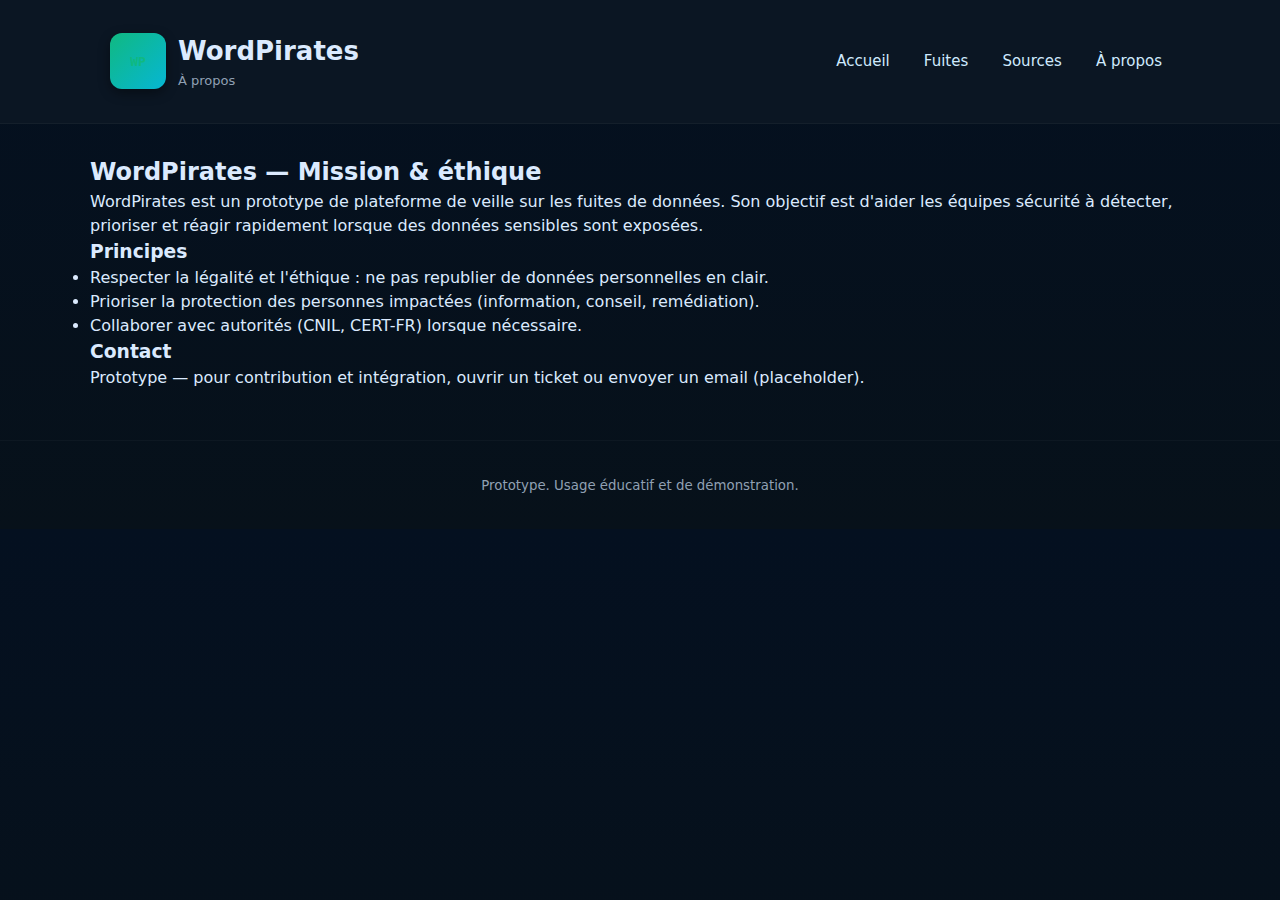
<file: about.html>
<!doctype html>
<html lang="fr">
<head>
  <meta charset="utf-8" />
  <meta name="viewport" content="width=device-width,initial-scale=1" />
  <title>WordPirates — À propos</title>
  <link rel="stylesheet" href="assets/style.css">
</head>
<body class="wp-bg">
  <header class="wp-header small">
    <div class="container">
      <div class="brand"><div class="logo">WP</div><div><h1>WordPirates</h1><p class="muted">À propos</p></div></div>
      <nav class="nav">
        <a href="index.html">Accueil</a>
        <a href="fuites.html">Fuites</a>
        <a href="sources.html">Sources</a>
        <a href="about.html">À propos</a>
      </nav>
    </div>
  </header>

  <main class="container main">
    <h2>WordPirates — Mission & éthique</h2>
    <p>WordPirates est un prototype de plateforme de veille sur les fuites de données. Son objectif est d'aider les équipes sécurité à détecter, prioriser et réagir rapidement lorsque des données sensibles sont exposées.</p>

    <h3>Principes</h3>
    <ul>
      <li>Respecter la légalité et l'éthique : ne pas republier de données personnelles en clair.</li>
      <li>Prioriser la protection des personnes impactées (information, conseil, remédiation).</li>
      <li>Collaborer avec autorités (CNIL, CERT-FR) lorsque nécessaire.</li>
    </ul>

    <h3>Contact</h3>
    <p>Prototype — pour contribution et intégration, ouvrir un ticket ou envoyer un email (placeholder).</p>
  </main>

  <footer class="wp-footer"><div class="container"><small class="muted">Prototype. Usage éducatif et de démonstration.</small></div></footer>
  <script src="assets/script.js"></script>
</body>
</html>
</file>
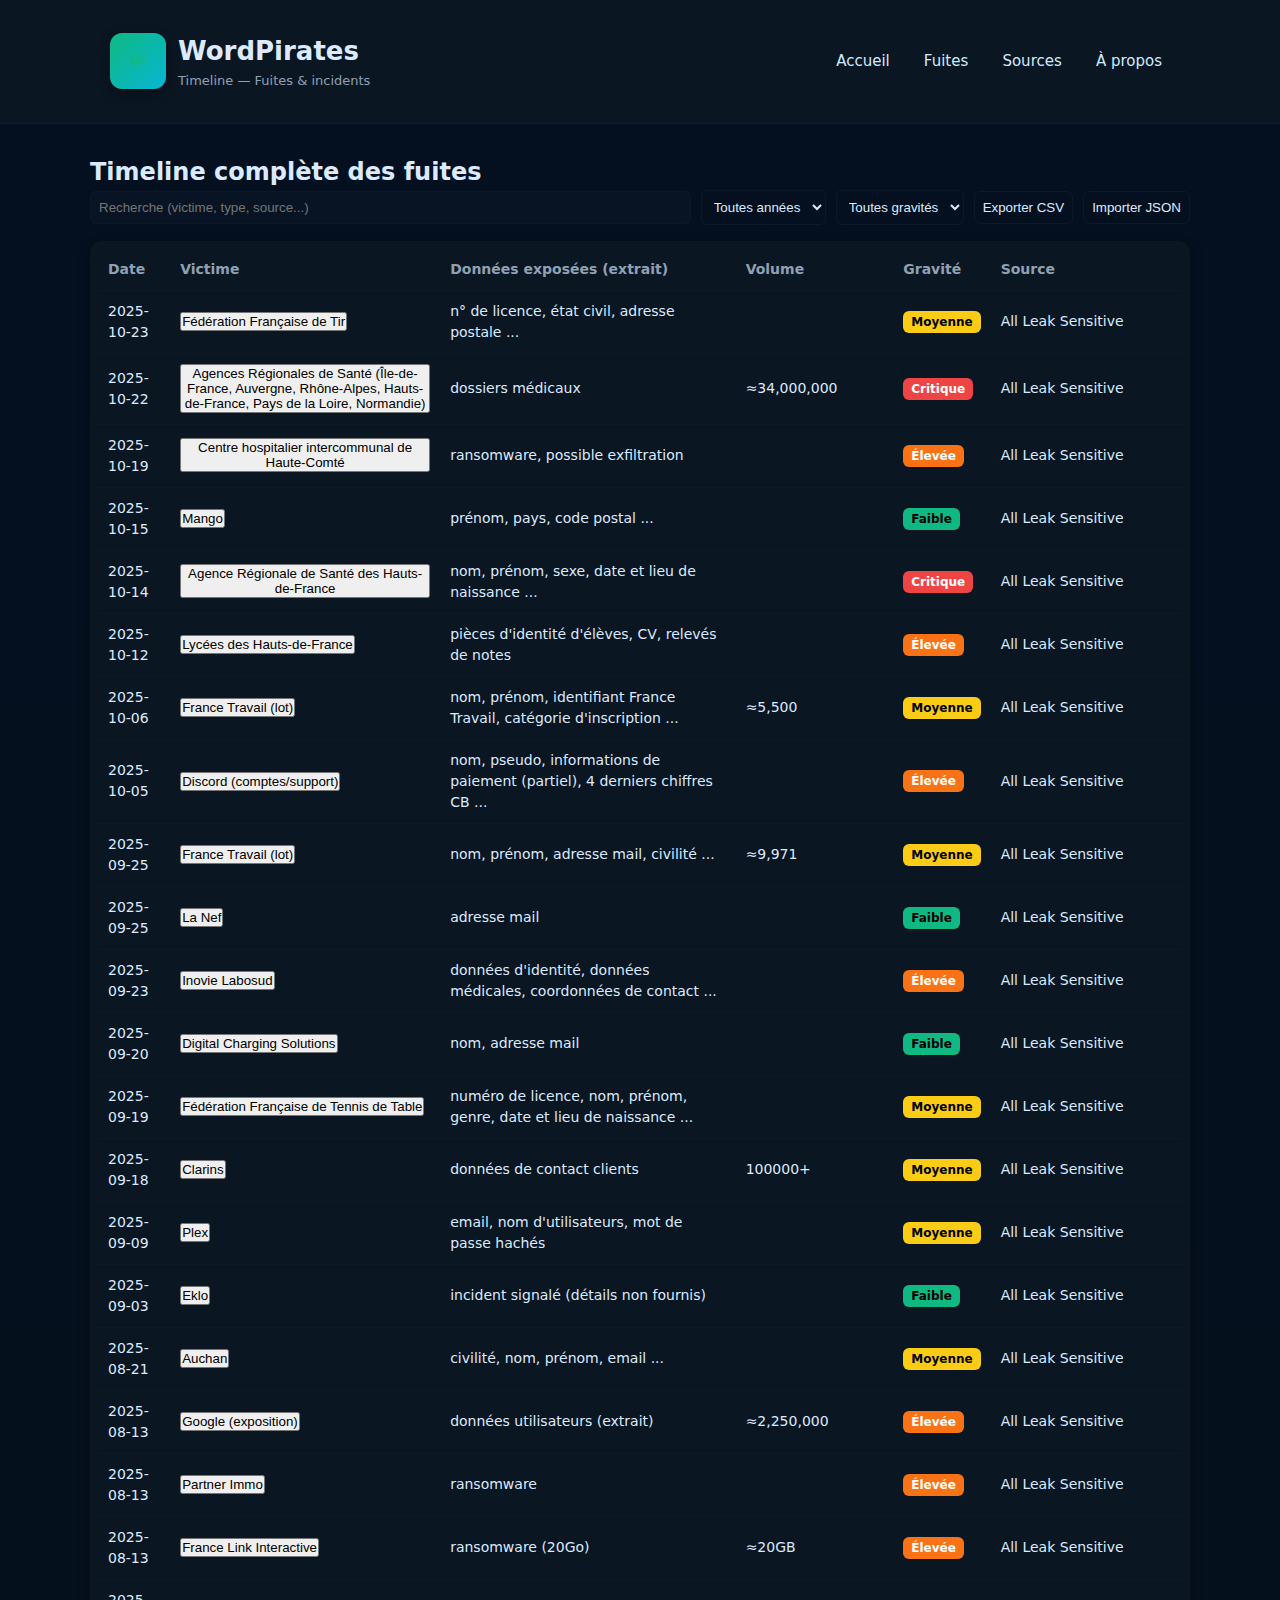
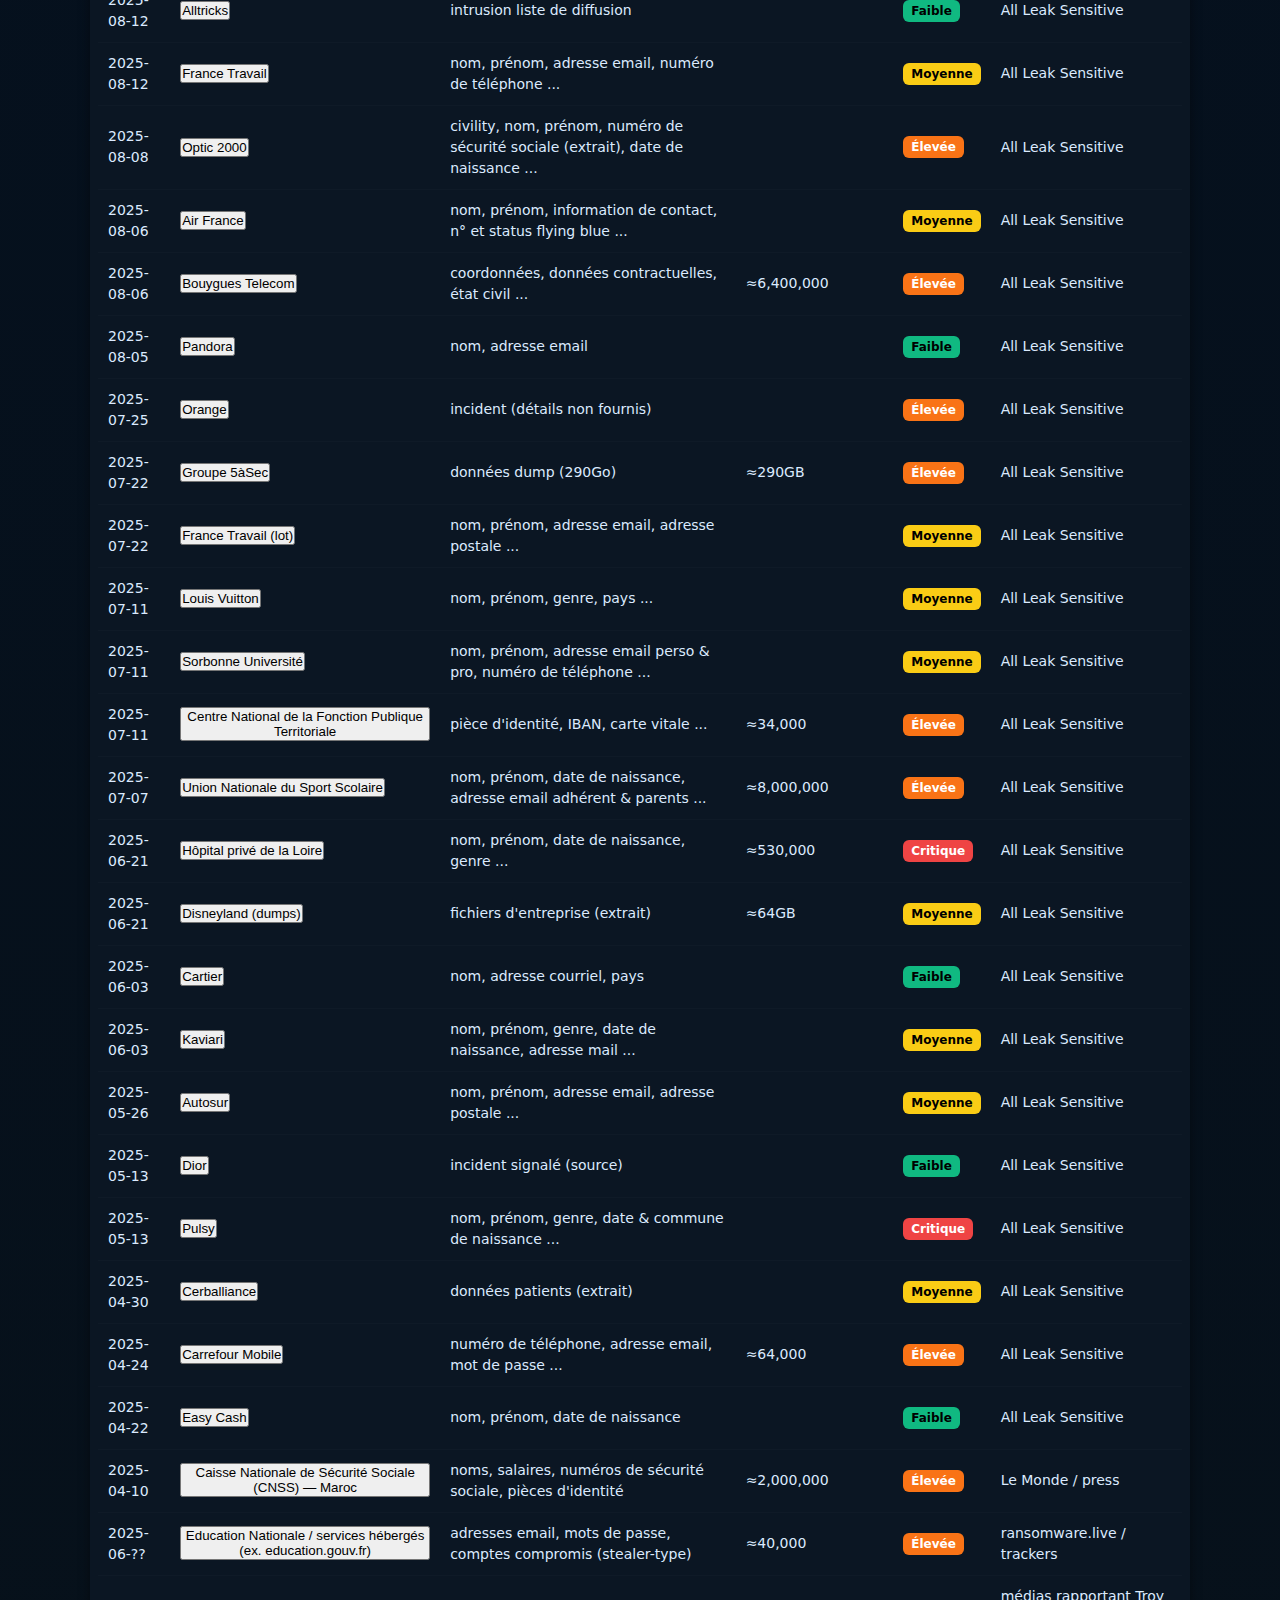
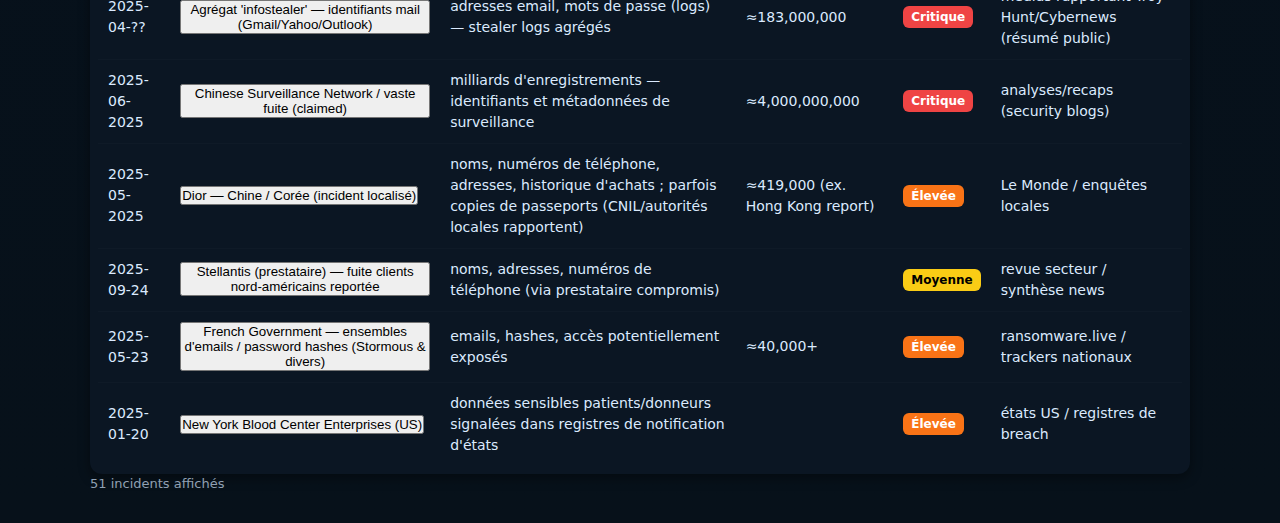
<file: fuites.html>
<!doctype html>
<html lang="fr">
<head>
  <meta charset="utf-8" />
  <meta name="viewport" content="width=device-width,initial-scale=1" />
  <title>WordPirates — Timeline des fuites</title>
  <link rel="stylesheet" href="assets/style.css">
</head>
<body class="wp-bg">
  <header class="wp-header small">
    <div class="container">
      <div class="brand"><div class="logo">WP</div><div><h1>WordPirates</h1><p class="muted">Timeline — Fuites & incidents</p></div></div>
      <nav class="nav">
        <a href="index.html">Accueil</a>
        <a href="fuites.html">Fuites</a>
        <a href="sources.html">Sources</a>
        <a href="about.html">À propos</a>
      </nav>
    </div>
  </header>

  <main class="container main">
    <h2>Timeline complète des fuites</h2>
    <div class="toolbar">
      <input id="q" placeholder="Recherche (victime, type, source...)" />
      <select id="filter-year"><option value="all">Toutes années</option><option>2025</option><option>2024</option><option>2023</option></select>
      <select id="filter-sev"><option value="all">Toutes gravités</option><option value="critical">Critique</option><option value="high">Élevée</option><option value="medium">Moyenne</option><option value="low">Faible</option></select>
      <button id="export">Exporter CSV</button>
      <button id="import">Importer JSON</button>
    </div>

    <div class="table-wrap">
      <table id="leaks-table">
        <thead>
          <tr><th>Date</th><th>Victime</th><th>Données exposées (extrait)</th><th>Volume</th><th>Gravité</th><th>Source</th></tr>
        </thead>
        <tbody></tbody>
      </table>
    </div>
    <div class="muted small" id="count-line"></div>
  </main>

  <div id="modal" class="modal"><div class="modal-inner"><button id="close">✕</button><div id="modal-body"></div></div></div>
  <script src="assets/script.js"></script>
</body>
</html>
</file>
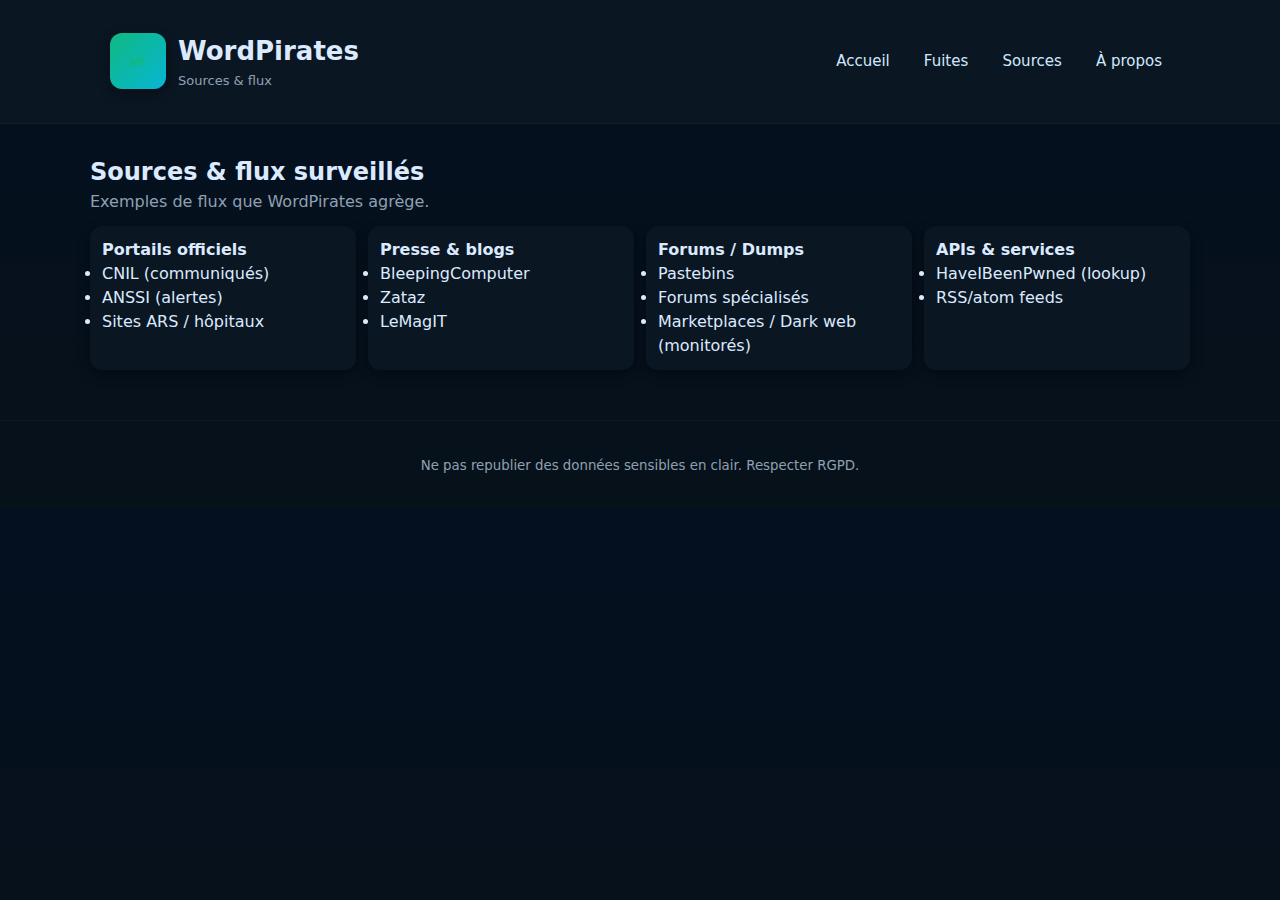
<file: sources.html>
<!doctype html>
<html lang="fr">
<head>
  <meta charset="utf-8" />
  <meta name="viewport" content="width=device-width,initial-scale=1" />
  <title>WordPirates — Sources surveillées</title>
  <link rel="stylesheet" href="assets/style.css">
</head>
<body class="wp-bg">
  <header class="wp-header small">
    <div class="container">
      <div class="brand"><div class="logo">WP</div><div><h1>WordPirates</h1><p class="muted">Sources & flux</p></div></div>
      <nav class="nav">
        <a href="index.html">Accueil</a>
        <a href="fuites.html">Fuites</a>
        <a href="sources.html">Sources</a>
        <a href="about.html">À propos</a>
      </nav>
    </div>
  </header>

  <main class="container main">
    <h2>Sources & flux surveillés</h2>
    <p class="muted">Exemples de flux que WordPirates agrège.</p>

    <div class="sources-grid">
      <div class="source"><h4>Portails officiels</h4><ul><li>CNIL (communiqués)</li><li>ANSSI (alertes)</li><li>Sites ARS / hôpitaux</li></ul></div>
      <div class="source"><h4>Presse & blogs</h4><ul><li>BleepingComputer</li><li>Zataz</li><li>LeMagIT</li></ul></div>
      <div class="source"><h4>Forums / Dumps</h4><ul><li>Pastebins</li><li>Forums spécialisés</li><li>Marketplaces / Dark web (monitorés)</li></ul></div>
      <div class="source"><h4>APIs & services</h4><ul><li>HaveIBeenPwned (lookup)</li><li>RSS/atom feeds</li></ul></div>
    </div>
  </main>

  <footer class="wp-footer"><div class="container"><small class="muted">Ne pas republier des données sensibles en clair. Respecter RGPD.</small></div></footer>
  <script src="assets/script.js"></script>
</body>
</html>
</file>
<file: assets/style.css>
:root {
  --bg: #07111a;
  --panel: #0b1623;
  --muted: #90a0b3;
  --accent: #10b981;
  --accent-2: #06b6d4;
  --glass: rgba(255, 255, 255, 0.03);
  --shadow: rgba(0, 0, 0, 0.4);
}

/* Global Reset & Box Sizing */
* {
  box-sizing: border-box;
  margin: 0;
  padding: 0;
}

/* Body / Background / Fonts */
body.wp-bg {
  background: linear-gradient(180deg, #041020 0%, var(--bg) 100%);
  color: #dbeafe;
  font-family: 'Inter', ui-sans-serif, system-ui, -apple-system, 'Segoe UI', Roboto, 'Helvetica Neue', Arial;
  line-height: 1.5;
}

/* Container */
.container {
  max-width: 1100px;
  margin: 0 auto;
  padding: 20px;
}

/* Header */
.wp-header {
  border-bottom: 1px solid rgba(255, 255, 255, 0.04);
  background: var(--panel);
  padding: 12px 0;
}
.wp-header.small .container {
  display: flex;
  align-items: center;
  justify-content: space-between;
}

/* Brand / Logo */
.brand {
  display: flex;
  gap: 12px;
  align-items: center;
}
.logo {
  width: 56px;
  height: 56px;
  border-radius: 12px;
  background: linear-gradient(135deg, var(--accent), var(--accent-2));
  display: flex;
  align-items: center;
  justify-content: center;
  font-weight: 700;
  color: var(--accent);
  font-family: monospace;
  box-shadow: 0 4px 12px var(--shadow);
}

/* Navigation */
.nav a {
  color: #cfeafe;
  margin-left: 14px;
  text-decoration: none;
  font-size: 15px;
  padding: 8px;
  border-radius: 6px;
  transition: background 0.2s;
}
.nav a:hover {
  background: rgba(16, 185, 129, 0.2);
}

/* Main / Hero */
.main {
  padding: 30px 0;
}
.hero {
  background: linear-gradient(180deg, rgba(255, 255, 255, 0.02), transparent);
  padding: 28px;
  border-radius: 12px;
  box-shadow: 0 4px 12px var(--shadow);
}
.hero h2 {
  margin: 0;
  font-size: 26px;
}
.muted {
  color: var(--muted);
}

/* Buttons / Actions */
.actions {
  margin-top: 16px;
  display: flex;
  gap: 10px;
}
.btn {
  background: var(--accent);
  color: #0f172a;
  padding: 10px 14px;
  border-radius: 8px;
  text-decoration: none;
  font-weight: 600;
  transition: all 0.2s;
}
.btn:hover {
  background: var(--accent-2);
}
.btn.ghost {
  background: transparent;
  border: 1px solid rgba(255, 255, 255, 0.04);
}
.btn.ghost:hover {
  background: rgba(255, 255, 255, 0.05);
}

/* Overview Cards */
.overview {
  margin-top: 24px;
}
.cards {
  display: flex;
  flex-wrap: wrap;
  gap: 12px;
  margin-top: 12px;
}
.card {
  background: var(--panel);
  padding: 16px;
  border-radius: 12px;
  min-width: 120px;
  text-align: center;
  flex: 1;
  box-shadow: 0 4px 8px var(--shadow);
  transition: transform 0.2s, box-shadow 0.2s;
}
.card:hover {
  transform: translateY(-2px);
  box-shadow: 0 6px 16px var(--shadow);
}
.num {
  font-size: 20px;
  font-weight: 700;
}
.small {
  font-size: 13px;
}

/* How / Panels */
.how {
  margin-top: 18px;
  background: var(--panel);
  padding: 18px;
  border-radius: 12px;
}

/* Table */
.table-wrap {
  margin-top: 16px;
  background: var(--panel);
  border-radius: 12px;
  padding: 8px;
  overflow-x: auto;
  box-shadow: 0 4px 12px var(--shadow);
}
table {
  width: 100%;
  border-collapse: collapse;
  font-size: 14px;
}
thead th {
  padding: 10px;
  text-align: left;
  color: var(--muted);
  font-weight: 600;
}
tbody td {
  padding: 10px;
  border-top: 1px solid rgba(255, 255, 255, 0.02);
}

/* Toolbar / Inputs */
.toolbar {
  display: flex;
  gap: 10px;
  align-items: center;
  margin-bottom: 8px;
}
.toolbar input {
  flex: 1;
  padding: 8px;
  border-radius: 6px;
  background: rgba(255, 255, 255, 0.02);
  border: 1px solid rgba(255, 255, 255, 0.02);
  color: inherit;
}
.toolbar select,
.toolbar button {
  padding: 8px;
  border-radius: 6px;
  background: transparent;
  border: 1px solid rgba(255, 255, 255, 0.04);
  color: inherit;
  cursor: pointer;
  transition: all 0.2s;
}
.toolbar button:hover,
.toolbar select:hover {
  background: rgba(255, 255, 255, 0.05);
}

/* Sources Grid */
.sources-grid {
  display: grid;
  grid-template-columns: repeat(auto-fit, minmax(220px, 1fr));
  gap: 12px;
  margin-top: 12px;
}
.source {
  background: var(--panel);
  padding: 12px;
  border-radius: 12px;
  box-shadow: 0 4px 12px var(--shadow);
  transition: transform 0.2s;
}
.source:hover {
  transform: translateY(-2px);
}

/* Footer */
.wp-footer {
  border-top: 1px solid rgba(255, 255, 255, 0.03);
  padding: 12px;
  margin-top: 20px;
  text-align: center;
  color: var(--muted);
}

/* Modal */
.modal {
  position: fixed;
  inset: 0;
  display: none;
  align-items: center;
  justify-content: center;
  background: rgba(2, 6, 23, 0.7);
  z-index: 999;
}
.modal .modal-inner {
  background: var(--panel);
  padding: 18px;
  border-radius: 12px;
  max-width: 760px;
  width: 100%;
  position: relative;
  box-shadow: 0 8px 24px var(--shadow);
  animation: fadeIn 0.2s ease-out;
}
.modal .modal-inner button {
  position: absolute;
  right: 12px;
  top: 10px;
  background: transparent;
  border: none;
  color: var(--muted);
  font-size: 18px;
  cursor: pointer;
}

/* Badges */
.badge {
  display: inline-block;
  padding: 2px 8px;
  border-radius: 6px;
  font-size: 12px;
  font-weight: 600;
}
.badge-crit { background: #ef4444; color: #fff; }
.badge-high { background: #f97316; color: #fff; }
.badge-med { background: #facc15; color: #000; }
.badge-low { background: #10b981; color: #000; }

/* Animations */
@keyframes fadeIn {
  from { opacity: 0; transform: translateY(-8px); }
  to { opacity: 1; transform: translateY(0); }
}

/* Responsive tweaks */
@media (max-width: 768px) {
  .cards { flex-direction: column; }
  .toolbar { flex-direction: column; align-items: stretch; }
}
</file>
